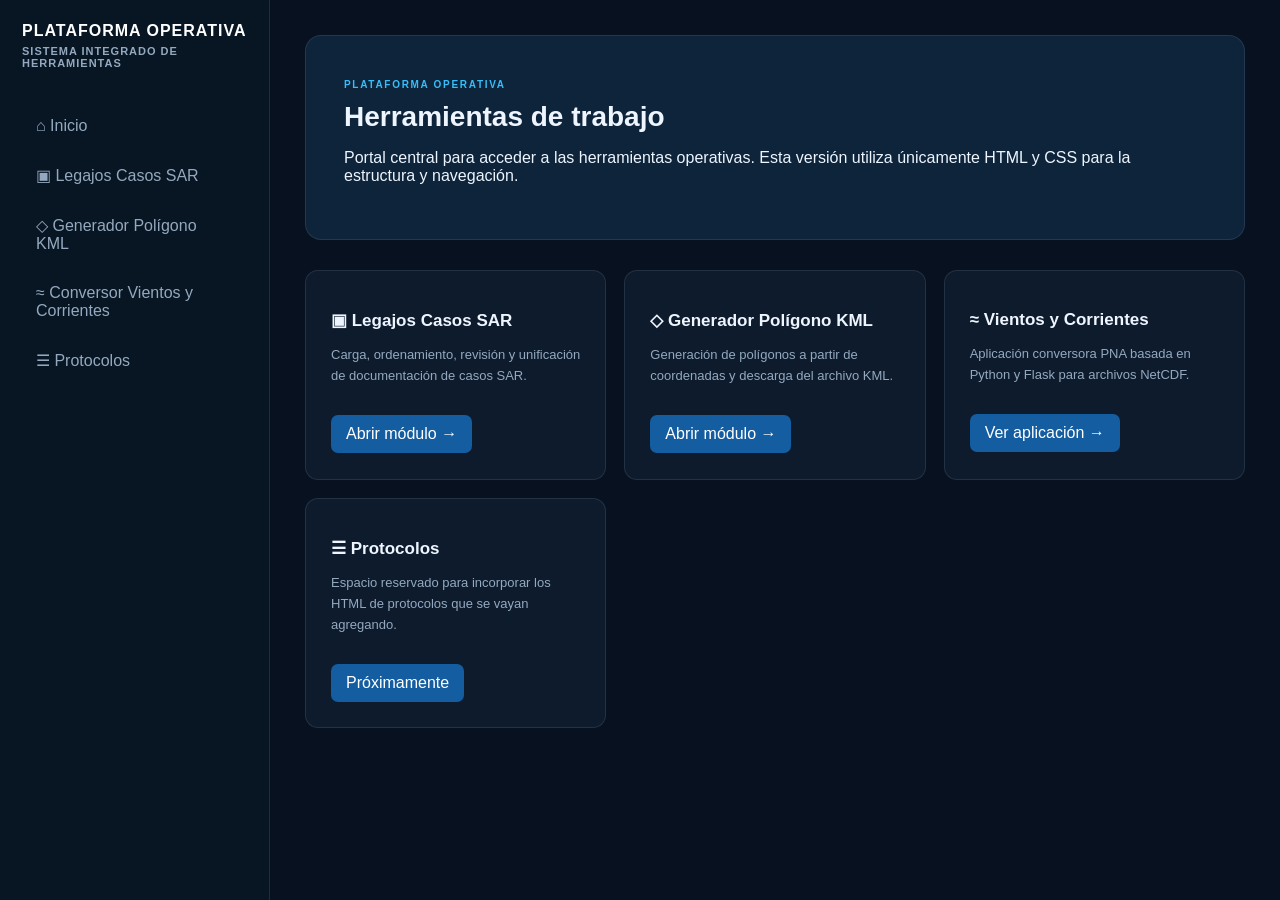
<file: index.html>
<!DOCTYPE html>
<html lang="es">
<head>
<meta charset="UTF-8">
<meta name="viewport" content="width=device-width, initial-scale=1.0">
<title>Plataforma Operativa</title>
<link rel="stylesheet" href="css/estilos.css">
<style>
body{background:#07111f}
.pure-layout{display:flex;min-height:100vh}
.pure-sidebar{width:270px;background:#081522;border-right:1px solid rgba(148,163,184,.16);padding:22px;position:fixed;top:0;bottom:0}
.pure-main{margin-left:270px;width:calc(100% - 270px);padding:35px}
.pure-nav a{display:block;color:#94a9bf;text-decoration:none;padding:13px 14px;margin:5px 0;border-radius:9px}
.pure-nav a:hover{background:rgba(45,140,255,.12);color:white}
.pure-brand{font-weight:800;letter-spacing:1px;color:white;margin-bottom:35px}
.pure-brand span{display:block;color:#94a9bf;font-size:11px;margin-top:5px}
.pure-hero{background:#0d243b;border:1px solid rgba(148,163,184,.16);border-radius:16px;padding:38px;margin-bottom:30px}
.pure-cards{display:grid;grid-template-columns:repeat(auto-fit,minmax(250px,1fr));gap:18px}
.pure-card{background:#0d1b2d;border:1px solid rgba(148,163,184,.16);border-radius:13px;padding:25px;min-height:210px}
.pure-card h2{font-size:17px}
.pure-card p{color:#94a9bf;font-size:13px;line-height:1.6}
.pure-card a{display:inline-block;margin-top:15px;background:#145da0;color:white;text-decoration:none;padding:10px 15px;border-radius:7px}
@media(max-width:800px){.pure-sidebar{position:relative;width:100%;height:auto}.pure-layout{display:block}.pure-main{margin:0;width:100%;padding:20px}}
</style>
</head>
<body>
<div class="pure-layout">
<aside class="pure-sidebar">
<div class="pure-brand">PLATAFORMA OPERATIVA<span>SISTEMA INTEGRADO DE HERRAMIENTAS</span></div>
<nav class="pure-nav">
<a href="index.html">⌂ Inicio</a>
<a href="modulos/legajos-sar.html">▣ Legajos Casos SAR</a>
<a href="modulos/poligono-kml.html">◇ Generador Polígono KML</a>
<a href="modulos/conversor_pna.py">≈ Conversor Vientos y Corrientes</a>
<a href="#protocolos">☰ Protocolos</a>
</nav>
</aside>
<main class="pure-main">
<section class="pure-hero">
<span class="eyebrow">PLATAFORMA OPERATIVA</span>
<h1>Herramientas de trabajo</h1>
<p>Portal central para acceder a las herramientas operativas. Esta versión utiliza únicamente HTML y CSS para la estructura y navegación.</p>
</section>
<div class="pure-cards">
<article class="pure-card">
<h2>▣ Legajos Casos SAR</h2>
<p>Carga, ordenamiento, revisión y unificación de documentación de casos SAR.</p>
<a href="modulos/legajos-sar.html">Abrir módulo →</a>
</article>
<article class="pure-card">
<h2>◇ Generador Polígono KML</h2>
<p>Generación de polígonos a partir de coordenadas y descarga del archivo KML.</p>
<a href="modulos/poligono-kml.html">Abrir módulo →</a>
</article>
<article class="pure-card">
<h2>≈ Vientos y Corrientes</h2>
<p>Aplicación conversora PNA basada en Python y Flask para archivos NetCDF.</p>
<a href="modulos/conversor_pna.py">Ver aplicación →</a>
</article>
<article class="pure-card" id="protocolos">
<h2>☰ Protocolos</h2>
<p>Espacio reservado para incorporar los HTML de protocolos que se vayan agregando.</p>
<a href="#protocolos">Próximamente</a>
</article>
</div>
</main>
</div>
</body>
</html>
</file>
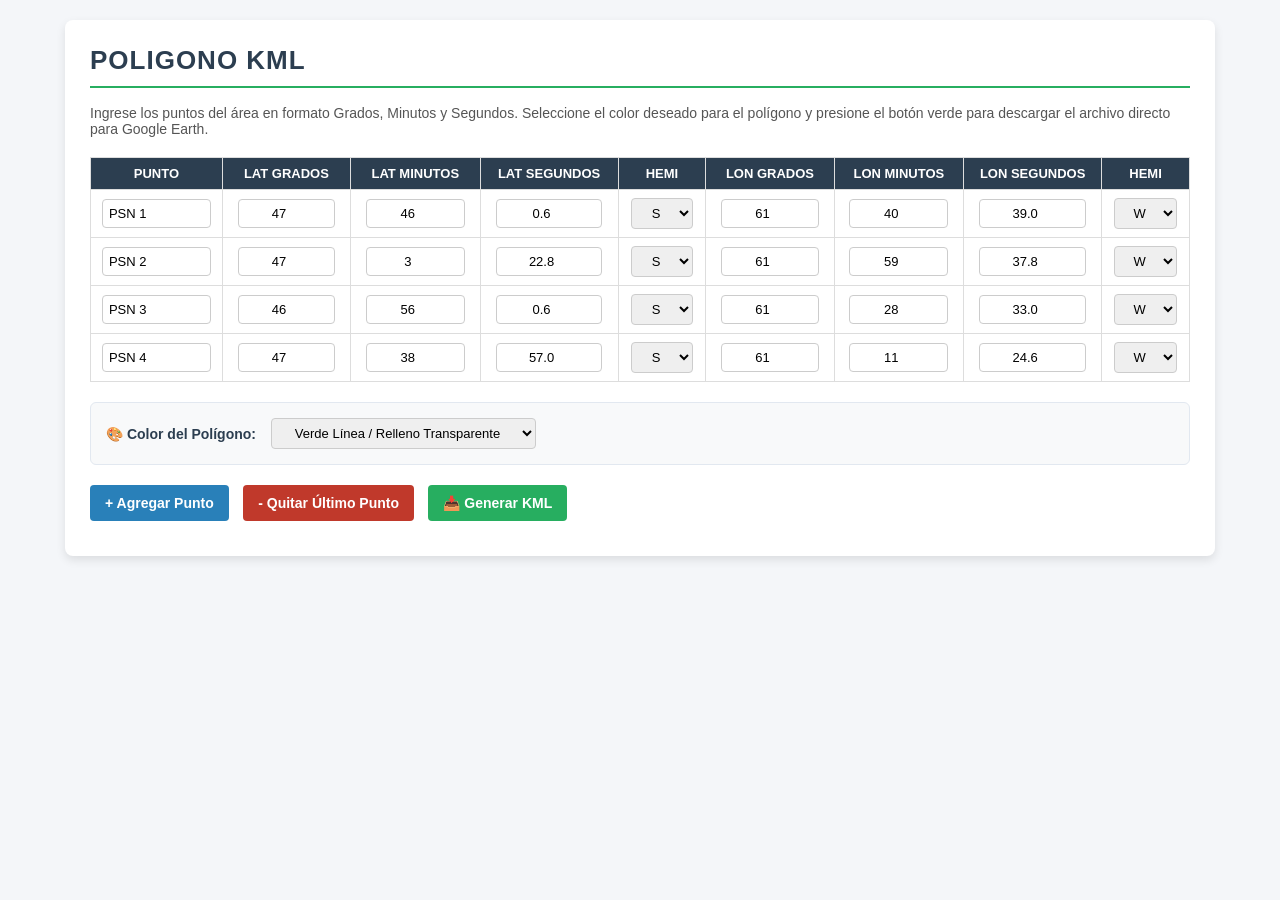
<file: modulos/poligono-kml.html>
<!DOCTYPE html>
<html lang="es">
<head>
    <meta charset="UTF-8">
    <meta name="viewport" content="width=device-width, initial-scale=1.0">
    <title>POLIGONO KML</title>
    <style>
        body { font-family: 'Segoe UI', Arial, sans-serif; background-color: #f4f6f9; color: #333; margin: 0; padding: 20px; }
        .container { max-width: 1100px; background: white; margin: 0 auto; padding: 25px; border-radius: 8px; box-shadow: 0 4px 10px rgba(0,0,0,0.1); }
        h1 { color: #2c3e50; border-bottom: 2px solid #27ae60; padding-bottom: 10px; margin-top: 0; font-size: 26px; letter-spacing: 1px; }
        p { color: #555; font-size: 14px; }
        table { width: 100%; border-collapse: collapse; margin: 20px 0; }
        th, td { padding: 8px; border: 1px solid #ddd; text-align: center; }
        th { background-color: #2c3e50; color: white; font-weight: 600; font-size: 13px; }
        input, select { padding: 6px; width: 88%; border: 1px solid #ccc; border-radius: 4px; text-align: center; font-size: 13px; box-sizing: border-box; }
        input[type="text"] { text-align: left; width: 95%; }
        .btn { color: white; border: none; padding: 10px 15px; font-size: 14px; border-radius: 4px; cursor: pointer; font-weight: bold; margin-right: 10px; margin-bottom: 10px; }
        .btn-gen { background-color: #27ae60; }
        .btn-gen:hover { background-color: #219152; }
        .btn-add { background-color: #2980b9; }
        .btn-add:hover { background-color: #2471a3; }
        .btn-rem { background-color: #c0392b; }
        .btn-rem:hover { background-color: #962d22; }
        .opciones-kml { background: #f8f9fa; border: 1px solid #e2e8f0; padding: 15px; border-radius: 6px; margin-top: 20px; margin-bottom: 20px; display: flex; align-items: center; gap: 15px; }
        .opciones-kml label { font-weight: bold; font-size: 14px; color: #2c3e50; }
        .opciones-kml select { width: auto; padding: 6px 12px; }
        .actions { margin-top: 15px; }
    </style>
</head>
<body>

<div class="container">
    <h1>POLIGONO KML</h1>
    <p>Ingrese los puntos del área en formato Grados, Minutos y Segundos. Seleccione el color deseado para el polígono y presione el botón verde para descargar el archivo directo para Google Earth.</p>
    
    <table id="tabla-puntos">
        <thead>
            <tr>
                <th style="width: 12%;">PUNTO</th>
                <th>LAT GRADOS</th>
                <th>LAT MINUTOS</th>
                <th>LAT SEGUNDOS</th>
                <th style="width: 8%;">HEMI</th>
                <th>LON GRADOS</th>
                <th>LON MINUTOS</th>
                <th>LON SEGUNDOS</th>
                <th style="width: 8%;">HEMI</th>
            </tr>
        </thead>
        <tbody>
            <tr>
                <td><input type="text" value="PSN 1"></td>
                <td><input type="number" value="47"></td>
                <td><input type="number" value="46"></td>
                <td><input type="number" step="any" value="0.6"></td>
                <td><select><option value="S" selected>S</option><option value="N">N</option></select></td>
                <td><input type="number" value="61"></td>
                <td><input type="number" value="40"></td>
                <td><input type="number" step="any" value="39.0"></td>
                <td><select><option value="W" selected>W</option><option value="E">E</option></select></td>
            </tr>
            <tr>
                <td><input type="text" value="PSN 2"></td>
                <td><input type="number" value="47"></td>
                <td><input type="number" value="3"></td>
                <td><input type="number" step="any" value="22.8"></td>
                <td><select><option value="S" selected>S</option><option value="N">N</option></select></td>
                <td><input type="number" value="61"></td>
                <td><input type="number" value="59"></td>
                <td><input type="number" step="any" value="37.8"></td>
                <td><select><option value="W" selected>W</option><option value="E">E</option></select></td>
            </tr>
            <tr>
                <td><input type="text" value="PSN 3"></td>
                <td><input type="number" value="46"></td>
                <td><input type="number" value="56"></td>
                <td><input type="number" step="any" value="0.6"></td>
                <td><select><option value="S" selected>S</option><option value="N">N</option></select></td>
                <td><input type="number" value="61"></td>
                <td><input type="number" value="28"></td>
                <td><input type="number" step="any" value="33.0"></td>
                <td><select><option value="W" selected>W</option><option value="E">E</option></select></td>
            </tr>
            <tr>
                <td><input type="text" value="PSN 4"></td>
                <td><input type="number" value="47"></td>
                <td><input type="number" value="38"></td>
                <td><input type="number" step="any" value="57.0"></td>
                <td><select><option value="S" selected>S</option><option value="N">N</option></select></td>
                <td><input type="number" value="61"></td>
                <td><input type="number" value="11"></td>
                <td><input type="number" step="any" value="24.6"></td>
                <td><select><option value="W" selected>W</option><option value="E">E</option></select></td>
            </tr>
        </tbody>
    </table>

    <div class="opciones-kml">
        <label for="color-poligono">🎨 Color del Polígono:</label>
        <select id="color-poligono">
            <option value="verde" selected>Verde Línea / Relleno Transparente</option>
            <option value="rojo">Rojo Línea / Relleno Transparente</option>
            <option value="azul">Azul Línea / Relleno Transparente</option>
            <option value="amarillo">Amarillo Línea / Relleno Transparente</option>
            <option value="naranja">Naranja Línea / Relleno Transparente</option>
        </select>
    </div>

    <div class="actions">
        <button class="btn btn-add" onclick="agregarFila()">+ Agregar Punto</button>
        <button class="btn btn-rem" onclick="quitarFila()">- Quitar Último Punto</button>
        <button class="btn btn-gen" onclick="descargarKML()">📥 Generar KML</button>
    </div>
</div>

<script>
    function agregarFila() {
        const tbody = document.querySelector("#tabla-puntos tbody");
        const rowCount = tbody.rows.length + 1;
        const tr = document.createElement("tr");
        tr.innerHTML = `
            <td><input type="text" value="PSN ${rowCount}"></td>
            <td><input type="number" placeholder="0"></td>
            <td><input type="number" placeholder="0"></td>
            <td><input type="number" step="any" placeholder="0.0"></td>
            <td><select><option value="S" selected>S</option><option value="N">N</option></select></td>
            <td><input type="number" placeholder="0"></td>
            <td><input type="number" placeholder="0"></td>
            <td><input type="number" step="any" placeholder="0.0"></td>
            <td><select><option value="W" selected>W</option><option value="E">E</option></select></td>
        `;
        tbody.appendChild(tr);
    }

    function quitarFila() {
        const tbody = document.querySelector("#tabla-puntos tbody");
        if (tbody.rows.length > 3) {
            tbody.removeChild(tbody.lastChild);
        } else {
            alert("El polígono necesita un mínimo de 3 puntos.");
        }
    }

    function convertirADecimal(grados, minutos, segundos, hemisferio) {
        let g = parseFloat(grados) || 0;
        let m = parseFloat(minutos) || 0;
        let s = parseFloat(segundos) || 0;
        
        let decimal = g + (m / 60) + (s / 3600);
        
        if (hemisferio === "S" || hemisferio === "W") {
            decimal = -decimal;
        }
        return decimal.toFixed(6);
    }

    function obtenerCodigosColor(colorSeleccionado) {
        // Formato KML es AABBGGRR (Alpha, Blue, Green, Red)
        switch(colorSeleccionado) {
            case 'rojo':
                return { linea: 'ff0000ff', relleno: '400000ff' }; // Rojo
            case 'azul':
                return { linea: 'ffff0000', relleno: '40ff0000' }; // Azul
            case 'amarillo':
                return { linea: 'ff00ffff', relleno: '4000ffff' }; // Amarillo
            case 'naranja':
                return { linea: 'ff00a5ff', relleno: '4000a5ff' }; // Naranja
            case 'verde':
            default:
                return { linea: 'ff00ff00', relleno: '4000ff00' }; // Verde original
        }
    }

    function descargarKML() {
        const rows = document.querySelectorAll("#tabla-puntos tbody tr");
        let coordenadasKML = [];
        let primerPunto = "";

        for (let i = 0; i < rows.length; i++) {
            const inputs = rows[i].querySelectorAll("input, select");
            
            const gLat = inputs[1].value;
            const mLat = inputs[2].value;
            const sLat = inputs[3].value;
            const hLat = inputs[4].value;
            
            const gLon = inputs[5].value;
            const mLon = inputs[6].value;
            const sLon = inputs[7].value;
            const hLon = inputs[8].value;

            if (!gLat || !gLon) continue;

            const latDec = convertirADecimal(gLat, mLat, sLat, hLat);
            const lonDec = convertirADecimal(gLon, mLon, sLon, hLon);
            
            const ptoStr = `${lonDec},${latDec},0`;
            coordenadasKML.push(ptoStr);

            if (i === 0) {
                primerPunto = ptoStr;
            }
        }

        if (coordenadasKML.length < 3) {
            alert("Por favor ingrese al menos 3 o 4 puntos válidos antes de generar.");
            return;
        }

        coordenadasKML.push(primerPunto);
        const listaCoordenadasTexto = coordenadasKML.join(" ");

        // Obtener la configuración de color seleccionada por el usuario
        const colorElegido = document.getElementById("color-poligono").value;
        const codigosColor = obtenerCodigosColor(colorElegido);

        const kmlCompleto = `<?xml version="1.0" encoding="UTF-8"?>
<kml xmlns="http://www.opengis.net/kml/2.2">
  <Document>
    <name>Poligono de Operaciones</name>
    <Style id="estiloPoligono">
      <LineStyle>
        <color>${codigosColor.linea}</color>
        <width>3</width>
      </LineStyle>
      <PolyStyle>
        <color>${codigosColor.relleno}</color>
      </PolyStyle>
    </Style>
    <Placemark>
      <name>Area Delimitada</name>
      <styleUrl>#estiloPoligono</styleUrl>
      <Polygon>
        <outerBoundaryIs>
          <LinearRing>
            <coordinates>${listaCoordenadasTexto}</coordinates>
          </LinearRing>
        </outerBoundaryIs>
      </Polygon>
    </Placemark>
  </Document>
</kml>`;
        
        const blob = new Blob([kmlCompleto], { type: "application/vnd.google-earth.kml+xml" });
        const url = URL.createObjectURL(blob);
        const a = document.createElement("a");
        a.href = url;
        a.download = "Poligono_Area.kml";
        document.body.appendChild(a);
        a.click();
        document.body.removeChild(a);
        URL.revokeObjectURL(url);
    }
</script>

</body>
</html>
</file>
<file: css/estilos.css>
:root {
    --bg: #07111f;
    --panel: #0d1b2d;
    --panel-2: #12243a;
    --border: rgba(148,163,184,.16);
    --text: #eef5ff;
    --muted: #94a9bf;
    --accent: #2d8cff;
    --accent-2: #38bdf8;
    --success: #22c55e;
}

* { box-sizing: border-box; }

body {
    margin: 0;
    font-family: "Segoe UI", Arial, sans-serif;
    background: var(--bg);
    color: var(--text);
}

.app { min-height: 100vh; display: flex; }

.sidebar {
    width: 270px;
    background: #081522;
    border-right: 1px solid var(--border);
    display: flex;
    flex-direction: column;
    position: fixed;
    inset: 0 auto 0 0;
    z-index: 20;
}

.brand {
    min-height: 82px;
    padding: 18px;
    display: flex;
    align-items: center;
    gap: 12px;
    border-bottom: 1px solid var(--border);
}

.brand-mark {
    width: 44px;
    height: 44px;
    border-radius: 10px;
    display: grid;
    place-items: center;
    background: linear-gradient(135deg, #145da0, #1d4ed8);
    font-weight: 800;
    font-size: 12px;
}

.brand strong, .brand span { display: block; }
.brand strong { font-size: 14px; letter-spacing: 1px; }
.brand span { color: var(--muted); font-size: 11px; margin-top: 3px; letter-spacing: 1.5px; }

.menu { padding: 18px 12px; }
.menu-item {
    width: 100%;
    display: flex;
    align-items: center;
    gap: 12px;
    border: 0;
    background: transparent;
    color: var(--muted);
    padding: 13px 14px;
    border-radius: 9px;
    cursor: pointer;
    text-align: left;
    margin-bottom: 5px;
    font-size: 13px;
}
.menu-item:hover { background: rgba(45,140,255,.09); color: var(--text); }
.menu-item.active { background: rgba(45,140,255,.18); color: #fff; box-shadow: inset 3px 0 0 var(--accent); }
.menu-item span:first-child { width: 22px; text-align: center; font-size: 18px; }

.sidebar-footer {
    margin-top: auto;
    padding: 18px;
    border-top: 1px solid var(--border);
    color: var(--muted);
    font-size: 11px;
}
.sidebar-footer small { display: block; margin-top: 5px; opacity: .7; }

.main { margin-left: 270px; width: calc(100% - 270px); min-height: 100vh; }

.topbar {
    height: 82px;
    padding: 0 28px;
    background: rgba(8,21,34,.94);
    border-bottom: 1px solid var(--border);
    display: flex;
    align-items: center;
    justify-content: space-between;
    position: sticky;
    top: 0;
    z-index: 10;
}

.topbar-title { font-weight: 700; font-size: 15px; }
.topbar-subtitle { color: var(--muted); font-size: 11px; margin-top: 4px; text-transform: uppercase; letter-spacing: 1px; }

.status { font-size: 10px; color: var(--muted); letter-spacing: .7px; }
.status-dot { display: inline-block; width: 7px; height: 7px; border-radius: 50%; background: var(--success); margin-right: 6px; box-shadow: 0 0 8px rgba(34,197,94,.8); }

.content { padding: 30px; }
.view { display: none; }
.view.active { display: block; }

.hero {
    background: linear-gradient(135deg, #0d243b, #0d1b2d);
    border: 1px solid var(--border);
    border-radius: 16px;
    padding: 38px;
    margin-bottom: 30px;
}
.eyebrow { color: var(--accent-2); font-size: 10px; font-weight: 800; letter-spacing: 1.7px; }
h1 { margin: 9px 0; font-size: 28px; }
.hero p { max-width: 780px; color: var(--muted); line-height: 1.65; margin-bottom: 0; }

.section-heading, .module-header {
    display: flex;
    align-items: center;
    justify-content: space-between;
    margin-bottom: 18px;
}
.section-heading h2 { font-size: 18px; margin: 0; }
.section-heading span { color: var(--muted); font-size: 11px; }

.cards {
    display: grid;
    grid-template-columns: repeat(auto-fit, minmax(250px, 1fr));
    gap: 18px;
}

.card {
    background: var(--panel);
    border: 1px solid var(--border);
    border-radius: 13px;
    padding: 22px;
    min-height: 230px;
    display: flex;
    flex-direction: column;
    transition: .2s;
}
.card:hover { transform: translateY(-3px); border-color: rgba(45,140,255,.45); box-shadow: 0 12px 30px rgba(0,0,0,.2); }
.card-icon { font-size: 28px; color: var(--accent-2); margin-bottom: 18px; }
.card h3 { margin: 0 0 10px; font-size: 16px; }
.card p { color: var(--muted); font-size: 12px; line-height: 1.6; flex: 1; }
.card button, .back-home {
    border: 1px solid rgba(45,140,255,.4);
    background: rgba(45,140,255,.1);
    color: #dbeafe;
    border-radius: 7px;
    padding: 9px 12px;
    cursor: pointer;
    font-weight: 600;
}
.card button:hover, .back-home:hover { background: var(--accent); color: white; }

.module-header { margin-bottom: 20px; }
.module-header h1 { margin-bottom: 0; }

iframe {
    width: 100%;
    height: calc(100vh - 170px);
    min-height: 650px;
    border: 1px solid var(--border);
    border-radius: 12px;
    background: white;
}

.external-module, .protocol-empty {
    max-width: 700px;
    margin: 50px auto;
    padding: 40px;
    text-align: center;
    background: var(--panel);
    border: 1px solid var(--border);
    border-radius: 15px;
}
.external-icon { font-size: 42px; color: var(--accent-2); margin-bottom: 15px; }
.external-module h2, .protocol-empty h2 { margin-top: 0; }
.external-module p, .protocol-empty p { color: var(--muted); line-height: 1.6; }
.code-box {
    background: #050b12;
    border: 1px solid var(--border);
    border-radius: 7px;
    padding: 14px;
    margin: 20px 0;
    font-family: Consolas, monospace;
    color: #a7f3d0;
}
.note { font-size: 12px; }

.menu-toggle { display: none; }

@media (max-width: 850px) {
    .sidebar { transform: translateX(-100%); transition: .2s; }
    .sidebar.open { transform: translateX(0); }
    .main { margin-left: 0; width: 100%; }
    .menu-toggle {
        display: block;
        background: transparent;
        border: 0;
        color: white;
        font-size: 22px;
        margin-right: 14px;
        cursor: pointer;
    }
    .topbar { justify-content: flex-start; }
    .status { margin-left: auto; }
    .content { padding: 18px; }
    .hero { padding: 25px; }
}
</file>
